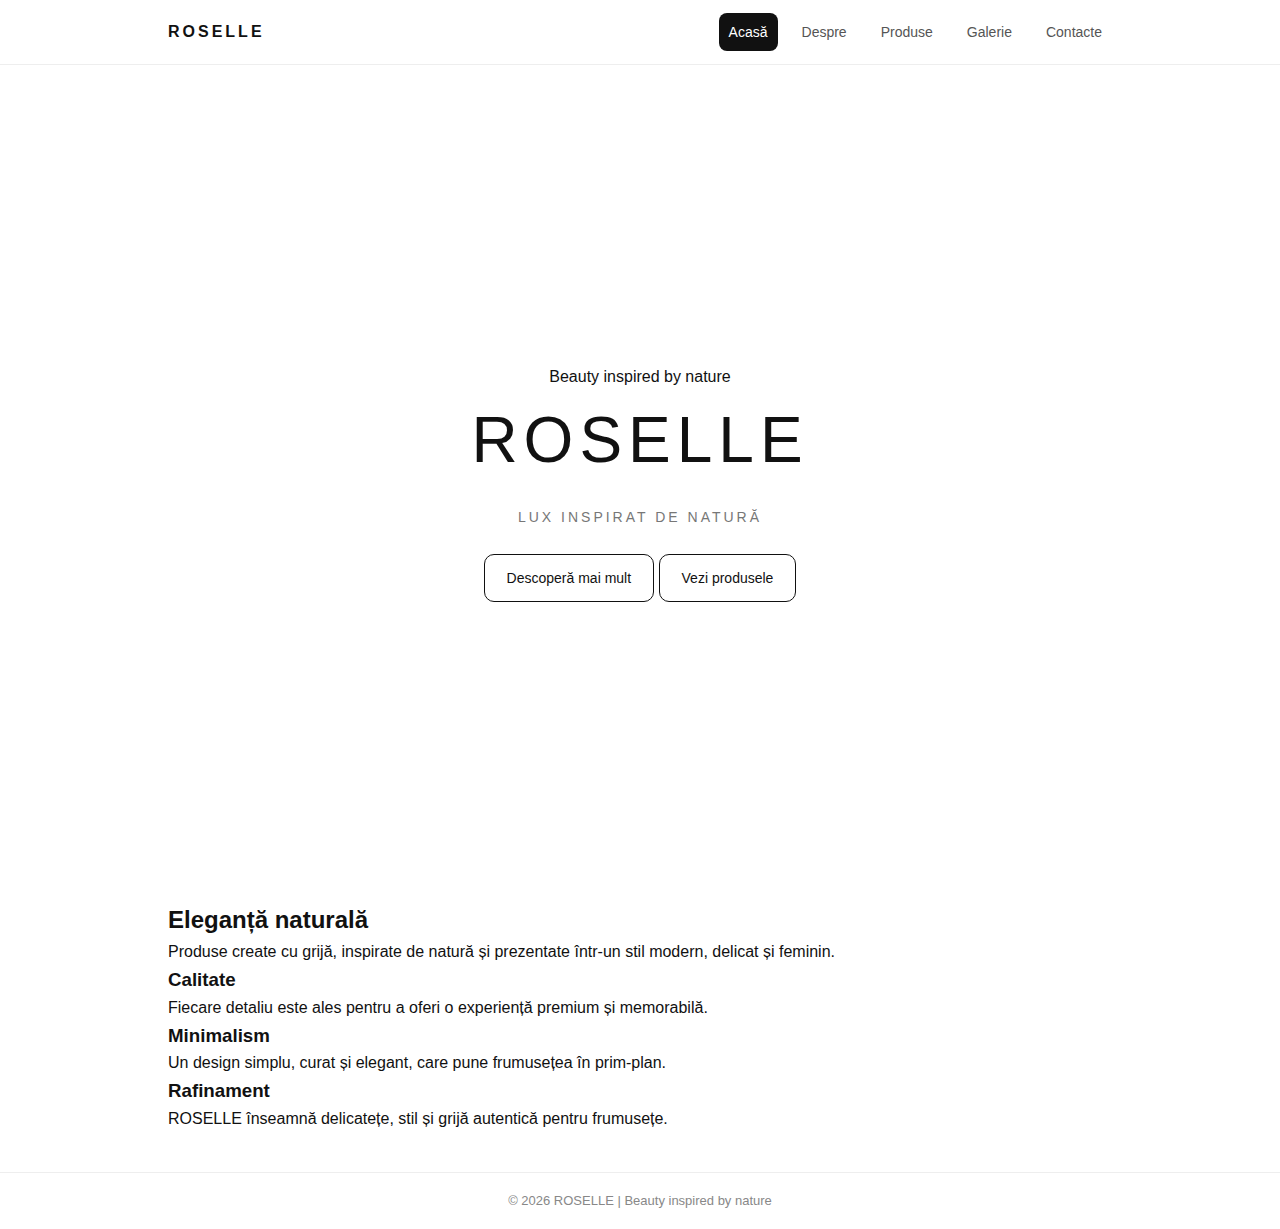
<file: index.html>
<!DOCTYPE html>
<html lang="ro">
<head>
  <meta charset="UTF-8">
  <title>ROSELLE | Acasă</title>
  <meta name="viewport" content="width=device-width, initial-scale=1.0">
  <link href="https://fonts.googleapis.com/css2?family=Playfair+Display:wght@500;600&family=Montserrat:wght@300;400;500;600&display=swap" rel="stylesheet">
  <link rel="stylesheet" href="style.css">
</head>
<body>

  <div class="nav">
    <div class="container navbar">
      <a class="brand" href="index.html">ROSELLE</a>
      <div class="menu">
        <a class="active" href="index.html">Acasă</a>
        <a href="despre.html">Despre</a>
        <a href="produse.html">Produse</a>
        <a href="galerie.html">Galerie</a>
        <a href="contacte.html">Contacte</a>
      </div>
    </div>
  </div>

  <section class="hero">
    <div class="container hero-inner">
      <p class="section-tag">Beauty inspired by nature</p>
      <h1>ROSELLE</h1>
      <p class="slogan">Lux inspirat de natură</p>
    

      <div class="hero-actions">
        <a class="btn" href="despre.html">Descoperă mai mult</a>
        <a class="btn btn-outline" href="produse.html">Vezi produsele</a>
      </div>
    </div>
  </section>

  <section class="home-preview container">
    <div class="preview-card">
      <h2>Eleganță naturală</h2>
      <p>
        Produse create cu grijă, inspirate de natură și prezentate într-un stil modern,
        delicat și feminin.
      </p>
    </div>

    <div class="preview-grid">
      <div class="info-box">
        <h3>Calitate</h3>
        <p>Fiecare detaliu este ales pentru a oferi o experiență premium și memorabilă.</p>
      </div>

      <div class="info-box">
        <h3>Minimalism</h3>
        <p>Un design simplu, curat și elegant, care pune frumusețea în prim-plan.</p>
      </div>

      <div class="info-box">
        <h3>Rafinament</h3>
        <p>ROSELLE înseamnă delicatețe, stil și grijă autentică pentru frumusețe.</p>
      </div>
    </div>
  </section>

  <footer>© 2026 ROSELLE | Beauty inspired by nature</footer>
  <script src="script.js"></script>
</body>
</html>
</file>
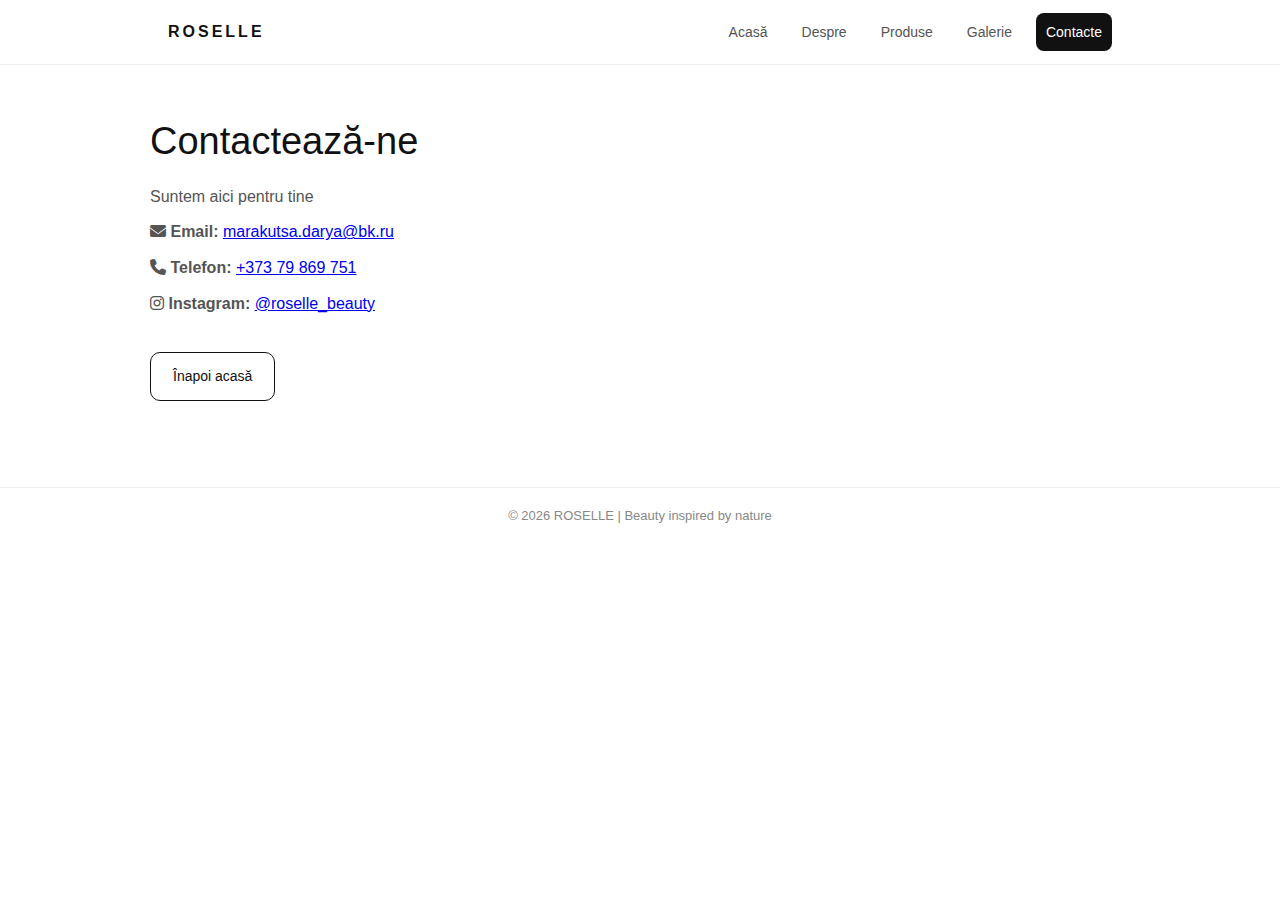
<file: contacte.html>
<!DOCTYPE html>
<html lang="ro">
<head>
  <meta charset="UTF-8">
  <title>ROSELLE | Contact</title>
  <meta name="viewport" content="width=device-width, initial-scale=1.0">
  <link rel="stylesheet" href="style.css">
  <link rel="stylesheet" href="https://cdnjs.cloudflare.com/ajax/libs/font-awesome/6.5.0/css/all.min.css">
</head>
<body>

  <div class="nav">
    <div class="container navbar">
      <a class="brand" href="index.html">ROSELLE</a>
      <div class="menu">
        <a href="index.html">Acasă</a>
        <a href="despre.html">Despre</a>
        <a href="produse.html">Produse</a>
        <a href="galerie.html">Galerie</a>
        <a class="active" href="contacte.html">Contacte</a>
      </div>
    </div>
  </div>

  <main class="container page">
    <h1>Contactează-ne</h1>
    <p class="subtitle">Suntem aici pentru tine</p>

    <div class="contact-card">
      <p>
        <i class="fa-solid fa-envelope"></i>
        <b>Email:</b>
        <a href="mailto:marakutsa.darya@bk.ru">marakutsa.darya@bk.ru</a>
      </p>

      <p>
        <i class="fa-solid fa-phone"></i>
        <b>Telefon:</b>
        <a href="tel:+37379869751">+373 79 869 751</a>
      </p>

      <p>
        <i class="fa-brands fa-instagram"></i>
        <b>Instagram:</b>
        <a href="https://instagram.com/roselle_beauty" target="_blank">@roselle_beauty</a>
      </p>
    </div>

    <div class="actions">
      <a class="btn" href="index.html">Înapoi acasă</a>
    </div>
  </main>

  <footer>© 2026 ROSELLE | Beauty inspired by nature</footer>
</body>
</html>
</file>
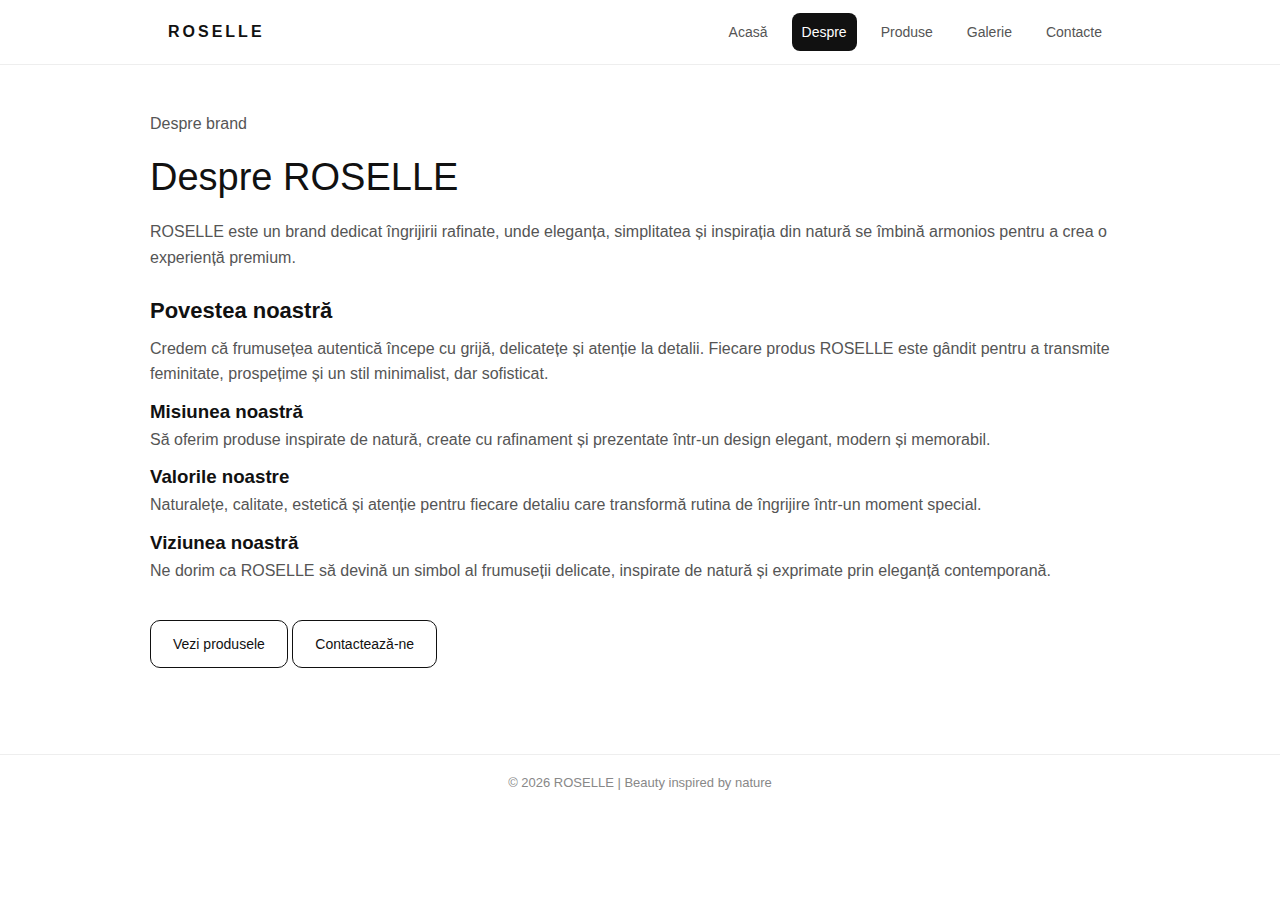
<file: despre.html>
<!DOCTYPE html>
<html lang="ro">
<head>
  <meta charset="UTF-8">
  <title>ROSELLE | Despre</title>
  <meta name="viewport" content="width=device-width, initial-scale=1.0">
  <link href="https://fonts.googleapis.com/css2?family=Playfair+Display:wght@500;600&family=Montserrat:wght@300;400;500;600&display=swap" rel="stylesheet">
  <link rel="stylesheet" href="style.css">
</head>
<body>

  <div class="nav">
    <div class="container navbar">
      <a class="brand" href="index.html">ROSELLE</a>
      <div class="menu">
        <a href="index.html">Acasă</a>
        <a class="active" href="despre.html">Despre</a>
        <a href="produse.html">Produse</a>
        <a href="galerie.html">Galerie</a>
        <a href="contacte.html">Contacte</a>
      </div>
    </div>
  </div>

  <main class="container page">
    <section class="about-hero">
      <p class="section-tag">Despre brand</p>
      <h1>Despre ROSELLE</h1>
      <p class="lead">
        ROSELLE este un brand dedicat îngrijirii rafinate, unde eleganța, simplitatea
        și inspirația din natură se îmbină armonios pentru a crea o experiență premium.
      </p>
    </section>

    <section class="about-card">
      <h2>Povestea noastră</h2>
      <p>
        Credem că frumusețea autentică începe cu grijă, delicatețe și atenție la detalii.
        Fiecare produs ROSELLE este gândit pentru a transmite feminitate, prospețime
        și un stil minimalist, dar sofisticat.
      </p>
    </section>

    <section class="about-grid">
      <div class="info-box">
        <h3>Misiunea noastră</h3>
        <p>
          Să oferim produse inspirate de natură, create cu rafinament și prezentate
          într-un design elegant, modern și memorabil.
        </p>
      </div>

      <div class="info-box">
        <h3>Valorile noastre</h3>
        <p>
          Naturalețe, calitate, estetică și atenție pentru fiecare detaliu care transformă
          rutina de îngrijire într-un moment special.
        </p>
      </div>

      <div class="info-box">
        <h3>Viziunea noastră</h3>
        <p>
          Ne dorim ca ROSELLE să devină un simbol al frumuseții delicate, inspirate de natură
          și exprimate prin eleganță contemporană.
        </p>
      </div>
    </section>

    <div class="actions">
      <a class="btn" href="produse.html">Vezi produsele</a>
      <a class="btn btn-outline" href="contacte.html">Contactează-ne</a>
    </div>
  </main>

  <footer>© 2026 ROSELLE | Beauty inspired by nature</footer>
  <script src="script.js"></script>
</body>
</html>
</file>
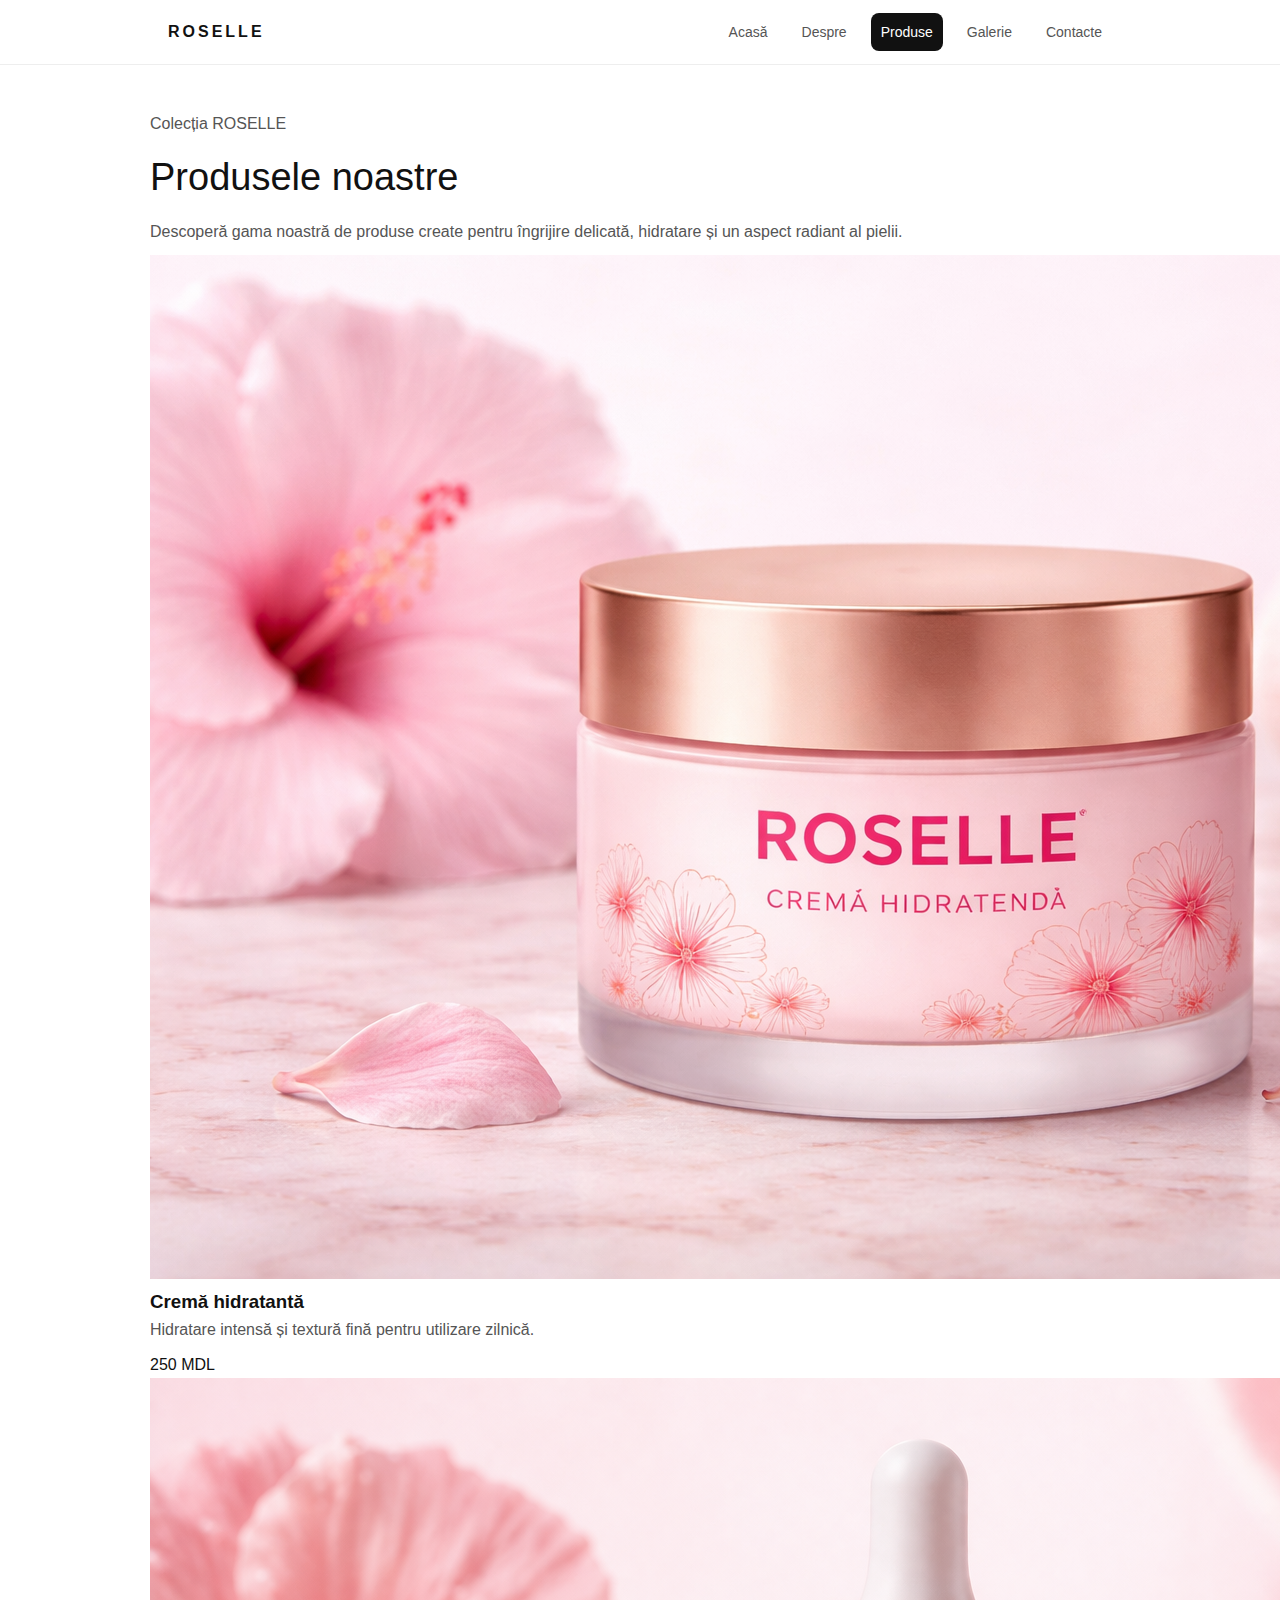
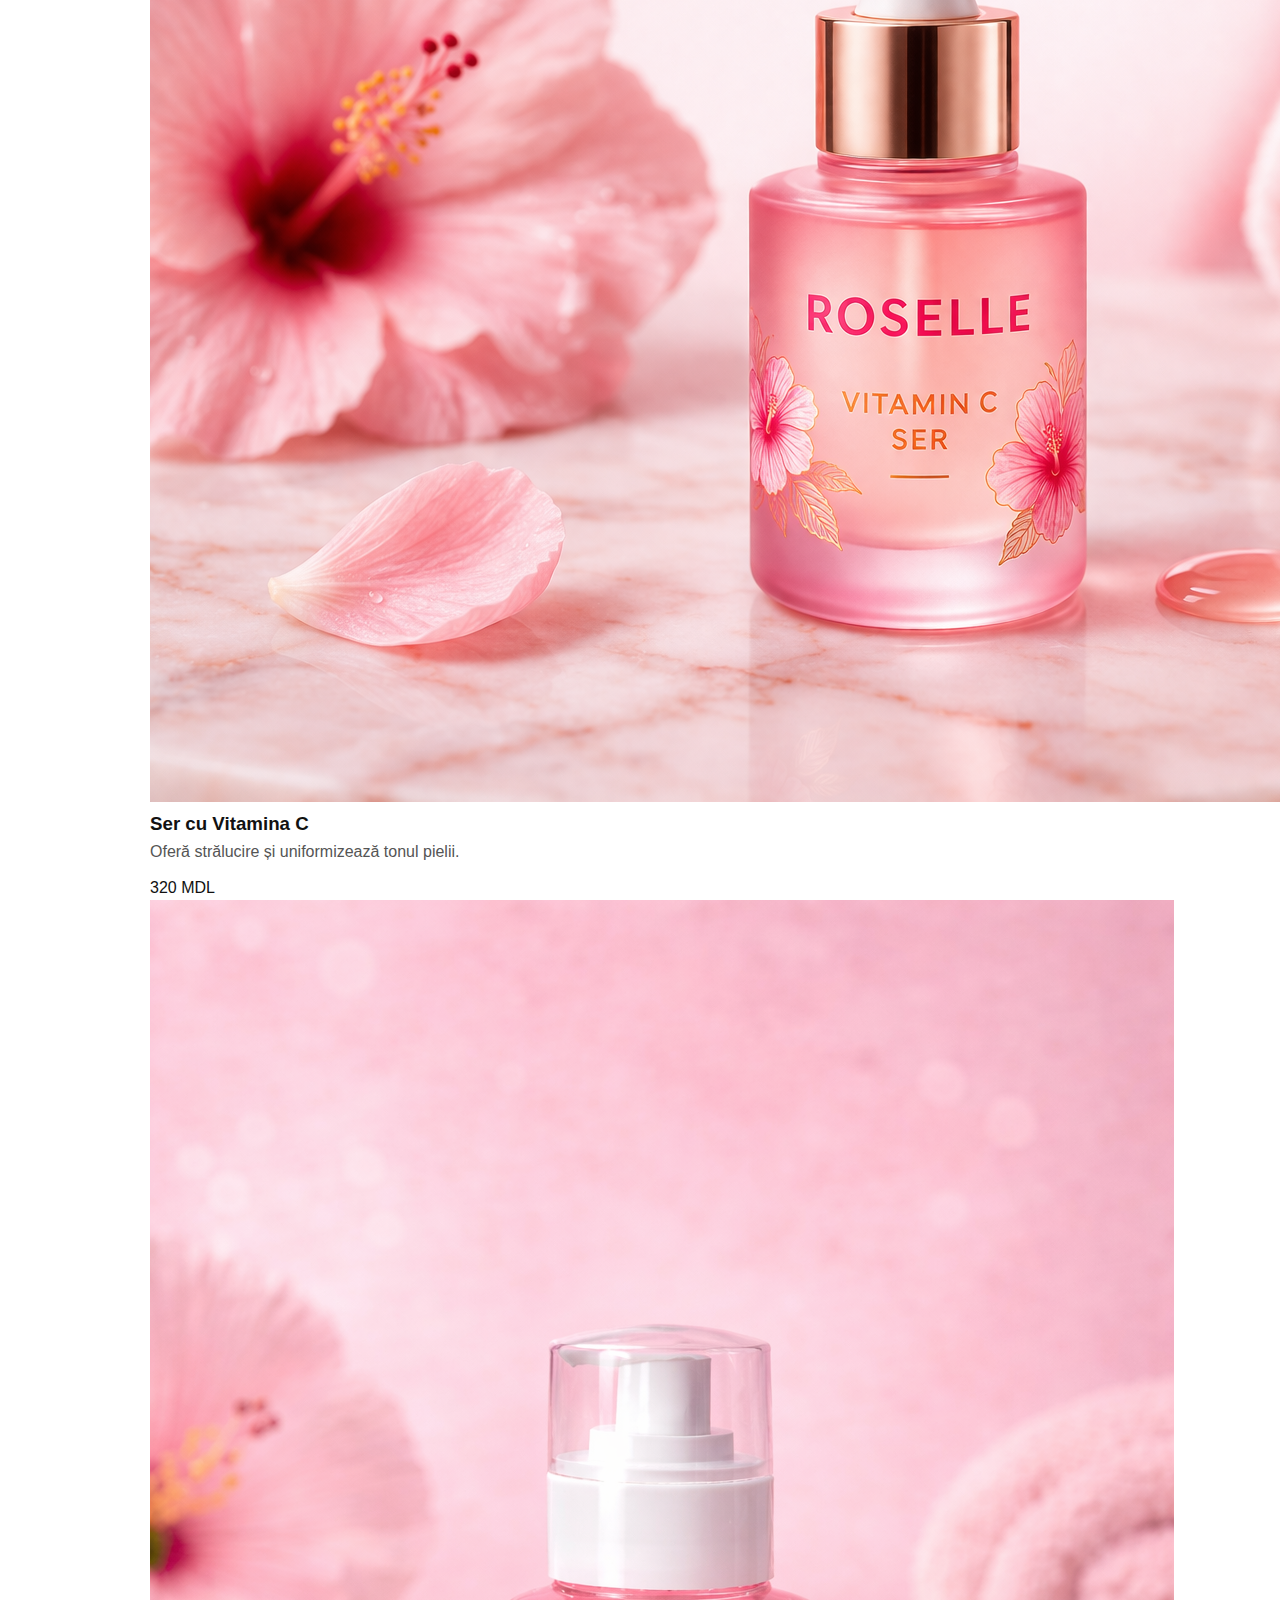
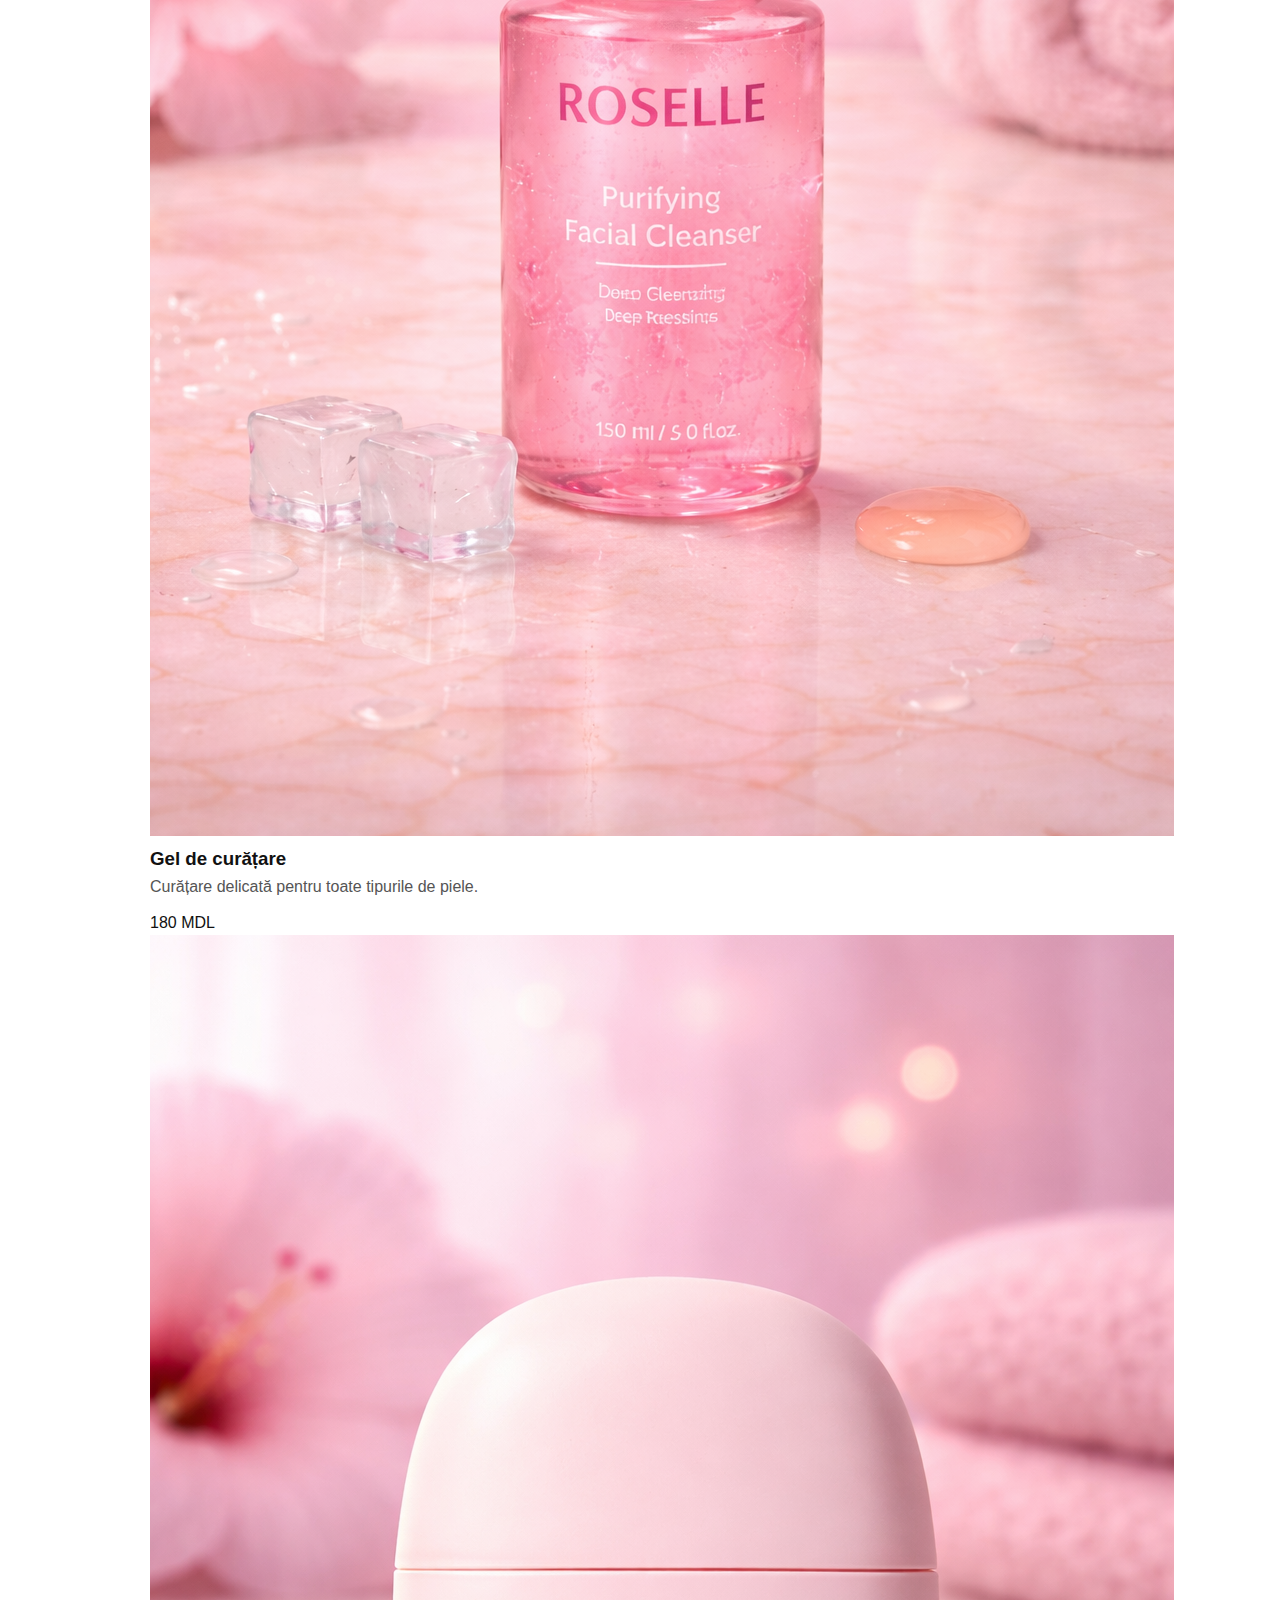
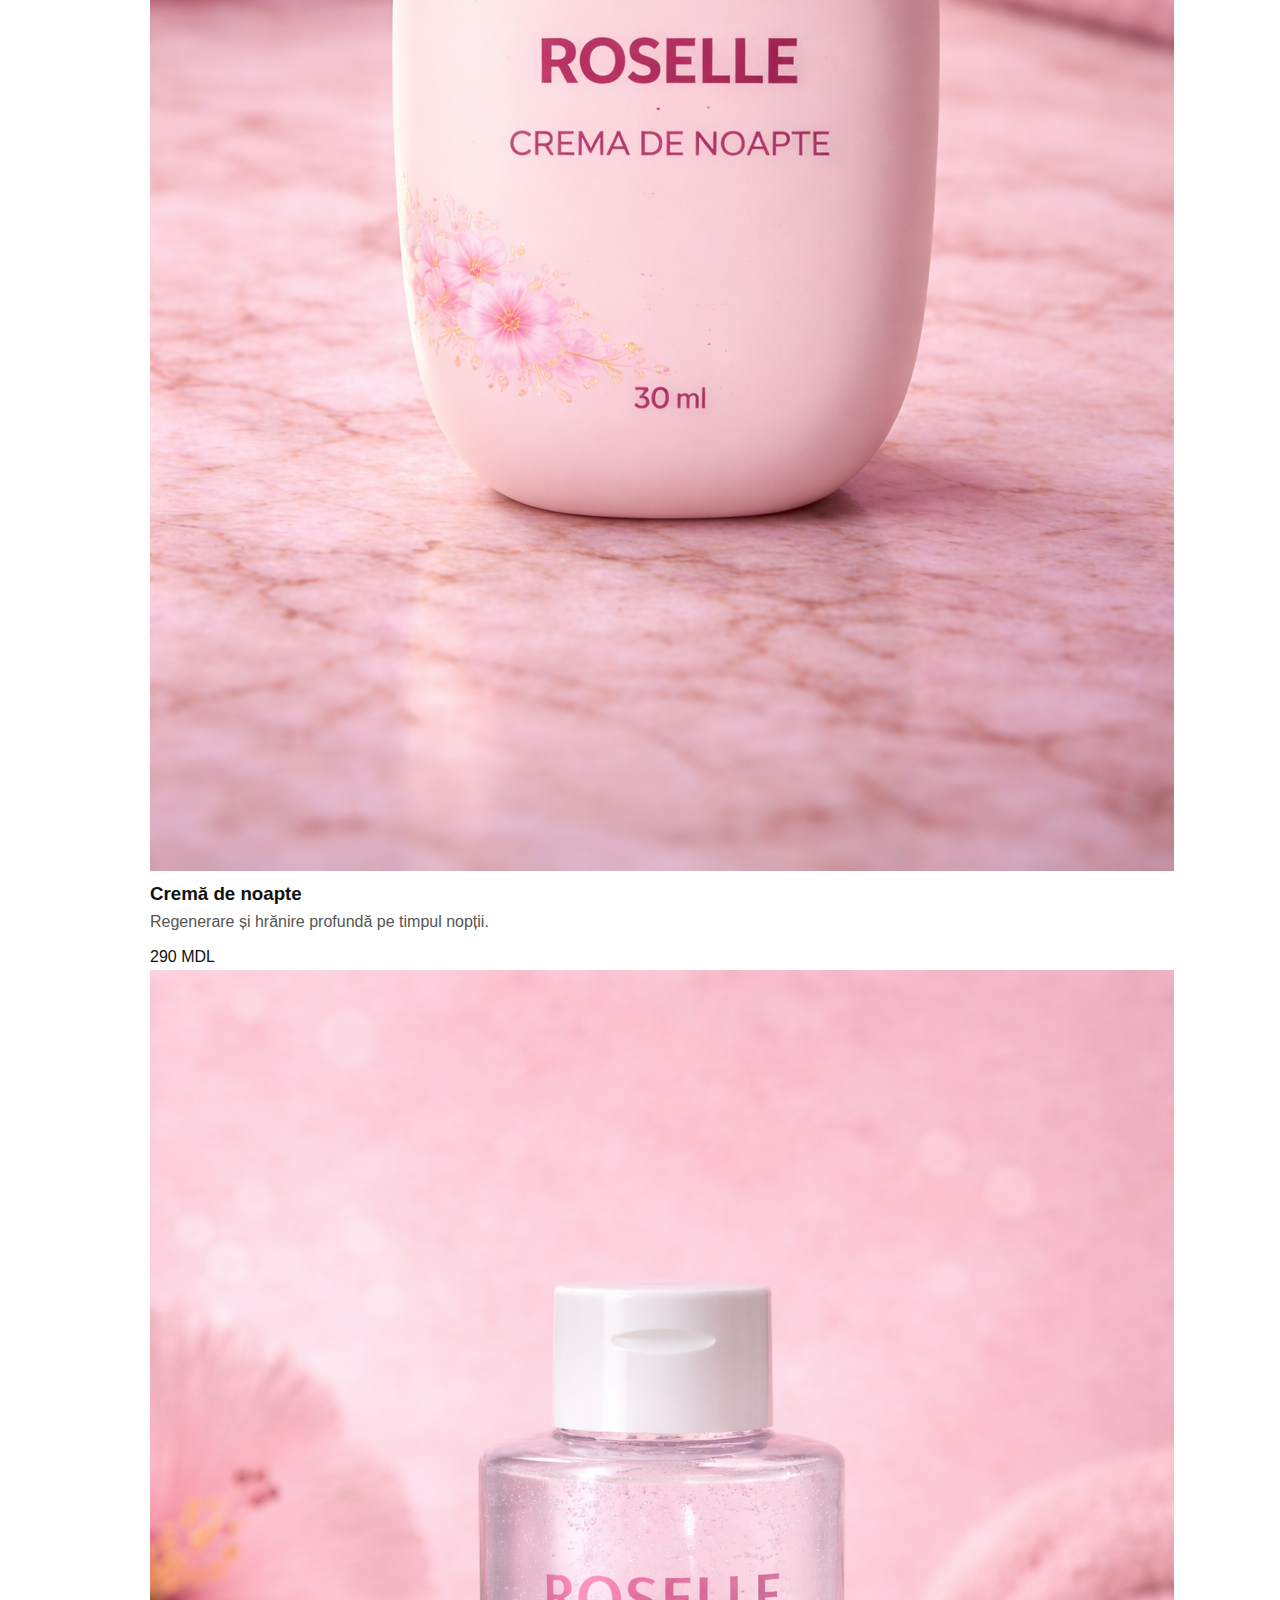
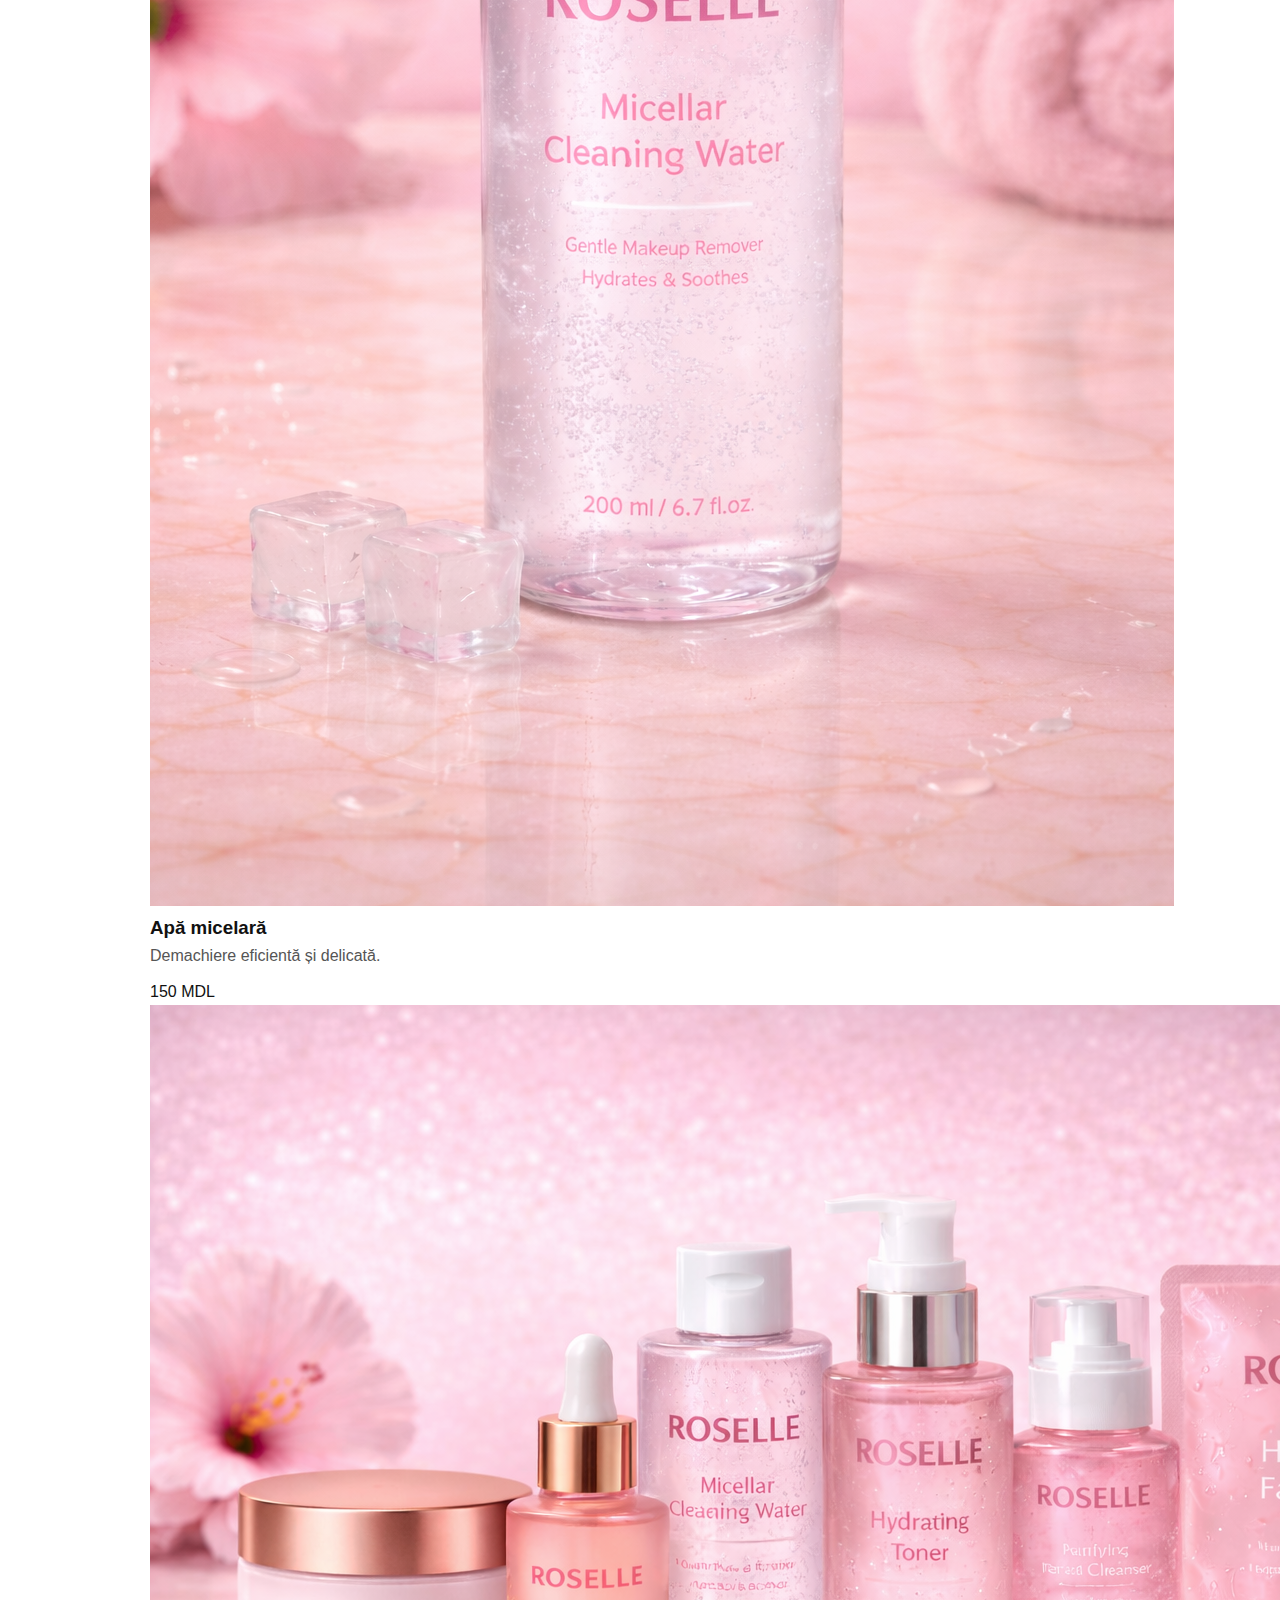
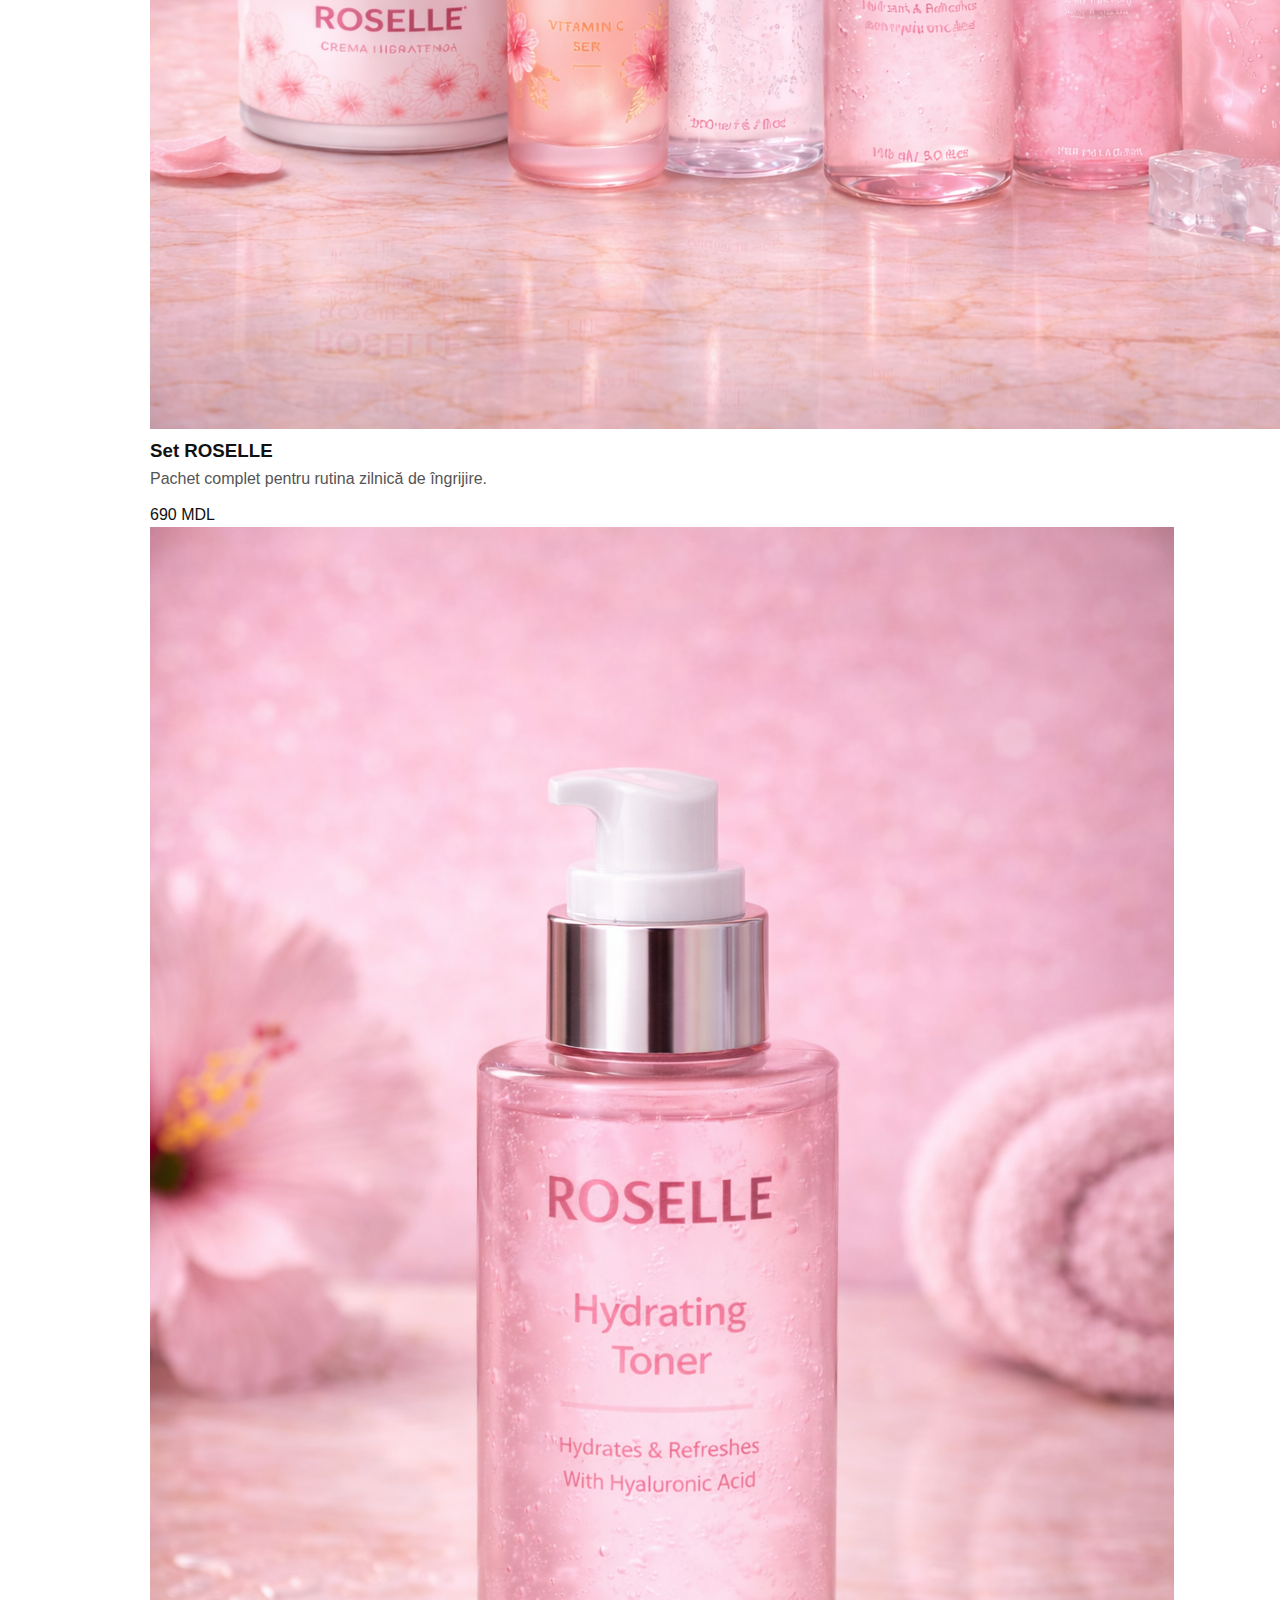
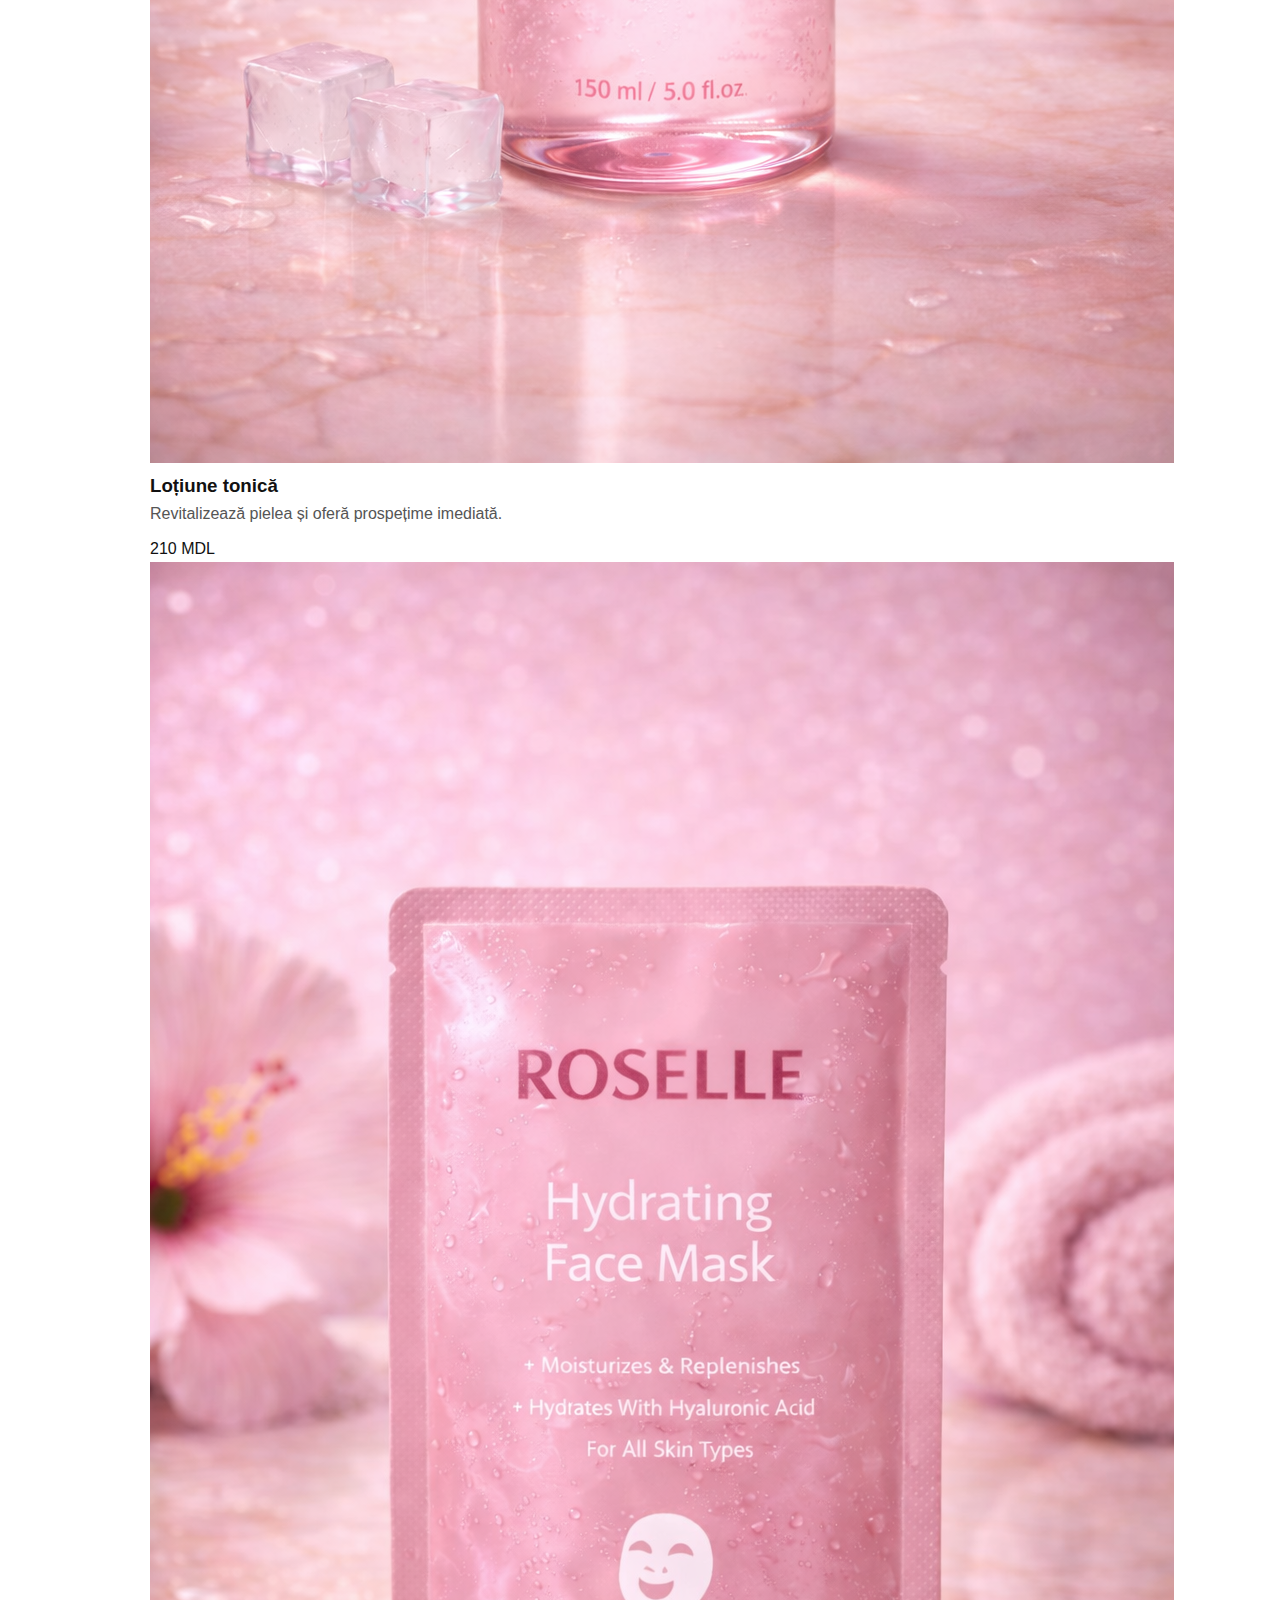
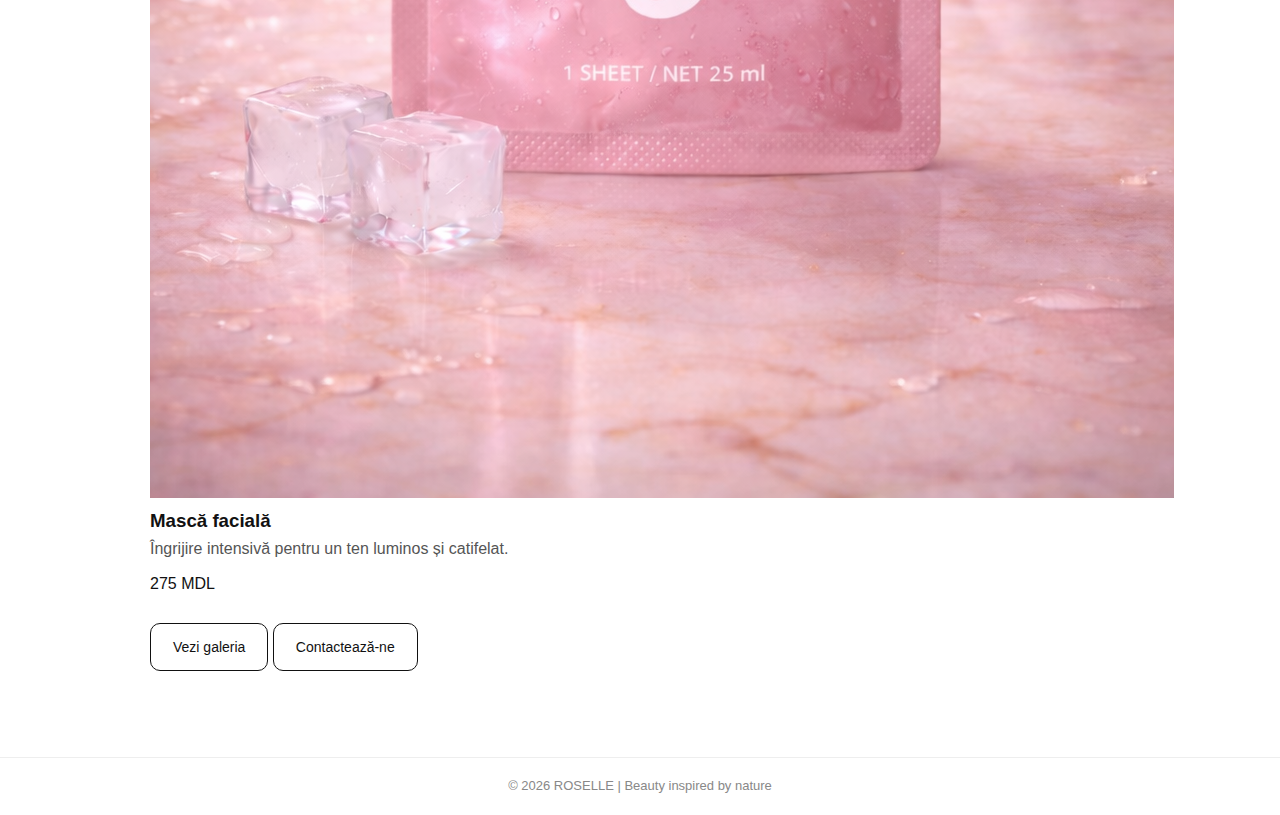
<file: produse.html>
<!DOCTYPE html>
<html lang="ro">
<head>
  <meta charset="UTF-8">
  <title>ROSELLE | Produse</title>
  <meta name="viewport" content="width=device-width, initial-scale=1.0">
  <link rel="stylesheet" href="style.css">
</head>
<body>

  <div class="nav">
    <div class="container navbar">
      <a class="brand" href="index.html">ROSELLE</a>
      <div class="menu">
        <a href="index.html">Acasă</a>
        <a href="despre.html">Despre</a>
        <a class="active" href="produse.html">Produse</a>
        <a href="galerie.html">Galerie</a>
        <a href="contacte.html">Contacte</a>
      </div>
    </div>
  </div>

  <main class="container page">

    <section class="products-hero">
      <p class="section-tag">Colecția ROSELLE</p>
      <h1>Produsele noastre</h1>
      <p class="lead">
        Descoperă gama noastră de produse create pentru îngrijire delicată,
        hidratare și un aspect radiant al pielii.
      </p>
    </section>

    <section class="products-grid">

      <div class="product-card">
        <img src="imagini/cremahidr.jpg" class="product-photo" alt="Cremă hidratantă">
        <div class="product-info">
          <h3>Cremă hidratantă</h3>
          <p>Hidratare intensă și textură fină pentru utilizare zilnică.</p>
          <span class="price">250 MDL</span>
        </div>
      </div>

      <div class="product-card">
        <img src="imagini/sercuvitamina.jpg" class="product-photo" alt="Ser cu Vitamina C">
        <div class="product-info">
          <h3>Ser cu Vitamina C</h3>
          <p>Oferă strălucire și uniformizează tonul pielii.</p>
          <span class="price">320 MDL</span>
        </div>
      </div>

      <div class="product-card">
        <img src="imagini/gelis.jpg" class="product-photo" alt="Gel de curățare">
        <div class="product-info">
          <h3>Gel de curățare</h3>
          <p>Curățare delicată pentru toate tipurile de piele.</p>
          <span class="price">180 MDL</span>
        </div>
      </div>

      <div class="product-card">
        <img src="imagini/crema_noapte.jpg" class="product-photo" alt="Cremă de noapte">
        <div class="product-info">
          <h3>Cremă de noapte</h3>
          <p>Regenerare și hrănire profundă pe timpul nopții.</p>
          <span class="price">290 MDL</span>
        </div>
      </div>

      <div class="product-card">
        <img src="imagini/micel.jpg" class="product-photo" alt="Apă micelară">
        <div class="product-info">
          <h3>Apă micelară</h3>
          <p>Demachiere eficientă și delicată.</p>
          <span class="price">150 MDL</span>
        </div>
      </div>

      <div class="product-card">
        <img src="imagini/sett.jpg" class="product-photo" alt="Set ROSELLE">
        <div class="product-info">
          <h3>Set ROSELLE</h3>
          <p>Pachet complet pentru rutina zilnică de îngrijire.</p>
          <span class="price">690 MDL</span>
        </div>
      </div>

      <div class="product-card">
        <img src="imagini/tonic.jpg" class="product-photo" alt="Loțiune tonică">
        <div class="product-info">
          <h3>Loțiune tonică</h3>
          <p>Revitalizează pielea și oferă prospețime imediată.</p>
          <span class="price">210 MDL</span>
        </div>
      </div>

      <div class="product-card">
        <img src="imagini/masca.jpg" class="product-photo" alt="Mască facială">
        <div class="product-info">
          <h3>Mască facială</h3>
          <p>Îngrijire intensivă pentru un ten luminos și catifelat.</p>
          <span class="price">275 MDL</span>
        </div>
      </div>

    </section>

    <div class="actions">
      <a class="btn" href="galerie.html">Vezi galeria</a>
      <a class="btn btn-outline" href="contacte.html">Contactează-ne</a>
    </div>

  </main>

  <footer>© 2026 ROSELLE | Beauty inspired by nature</footer>
  <script src="script.js"></script>
</body>
</html>
</file>
<file: style.css>
* { margin: 0; padding: 0; box-sizing: border-box; }
body { font-family: Arial, sans-serif; background: #fff; color: #111; line-height: 1.6; }

.container { max-width: 980px; margin: 0 auto; padding: 0 18px; }

.nav {
  position: sticky; top: 0;
  background: #fff;
  border-bottom: 1px solid #eee;
  z-index: 10;
}
.navbar {
  height: 64px;
  display: flex;
  align-items: center;
  justify-content: space-between;
}
.brand {
  text-decoration: none;
  color: #111;
  font-weight: 700;
  letter-spacing: 3px;
}
.menu { display: flex; gap: 14px; }
.menu a {
  text-decoration: none;
  color: #555;
  padding: 8px 10px;
  border-radius: 8px;
  font-size: 14px;
}
.menu a:hover { background: #f3f3f3; color: #111; }
.menu a.active { background: #111; color: #fff; }


.hero {
  min-height: calc(100vh - 64px);
  display: flex;
  align-items: center;
  text-align: center;
}
.hero-inner { width: 100%; padding: 60px 0; }
.hero h1 {
  font-size: 64px;
  font-weight: 300;
  letter-spacing: 6px;
}
.slogan {
  margin-top: 14px;
  letter-spacing: 3px;
  text-transform: uppercase;
  color: #777;
  font-size: 14px;
}
.btn {
  display: inline-block;
  margin-top: 26px;
  padding: 12px 22px;
  border: 1px solid #111;
  color: #111;
  text-decoration: none;
  border-radius: 10px;
  font-size: 14px;
}
.btn:hover { background: #111; color: #fff; }


.page { padding: 46px 0; }
.page h1 { font-size: 38px; font-weight: 500; margin-bottom: 12px; }
.page h2 { font-size: 22px; font-weight: 600; margin-top: 22px; margin-bottom: 8px; }
.page p { color: #555; margin-bottom: 10px; }


.grid {
  margin-top: 18px;
  display: grid;
  grid-template-columns: repeat(3, 1fr);
  gap: 14px;
}
.card {
  border: 1px solid #eee;
  border-radius: 12px;
  padding: 16px;
  background: #fff;
}
.card h3 { font-size: 18px; margin-bottom: 6px; }
.card p { margin: 0; }


footer {
  border-top: 1px solid #eee;
  padding: 18px 0;
  margin-top: 40px;
  color: #888;
  font-size: 13px;
  text-align: center;
}


@media (max-width: 820px) {
  .hero h1 { font-size: 46px; }
  .grid { grid-template-columns: 1fr; }
  .menu { gap: 8px; flex-wrap: wrap; justify-content: flex-end; }
}
</file>
